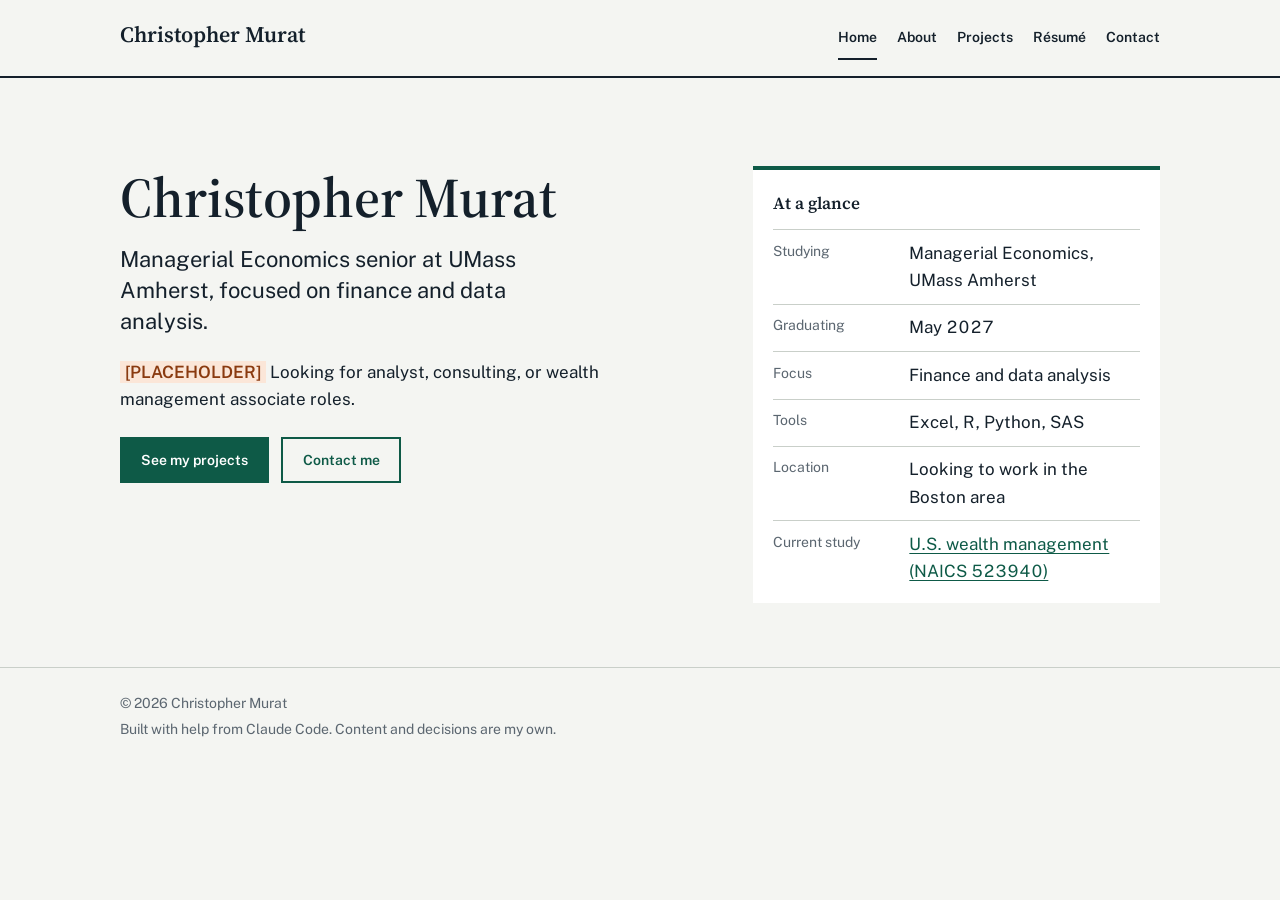
<file: index.html>
<!doctype html>
<html lang="en">
<head>
  <meta charset="utf-8">
  <meta name="viewport" content="width=device-width, initial-scale=1">
  <title>Christopher Murat</title>
  <meta name="description" content="Christopher Murat, Managerial Economics senior at UMass Amherst, focused on finance and data analysis.">
  <meta name="theme-color" content="#0e5a47">
  <meta property="og:title" content="Christopher Murat">
  <meta property="og:description" content="Managerial Economics senior at UMass Amherst, focused on finance and data analysis.">
  <meta property="og:type" content="website">
  <link rel="icon" href="data:image/svg+xml,%3Csvg xmlns='http://www.w3.org/2000/svg' viewBox='0 0 32 32'%3E%3Crect width='32' height='32' fill='%230e5a47'/%3E%3Ctext x='16' y='22' font-family='Georgia,serif' font-size='16' font-weight='700' fill='%23ffffff' text-anchor='middle'%3ECM%3C/text%3E%3C/svg%3E">
  <link rel="preconnect" href="https://fonts.googleapis.com">
  <link rel="preconnect" href="https://fonts.gstatic.com" crossorigin>
  <link href="https://fonts.googleapis.com/css2?family=Public+Sans:wght@400;600&family=Source+Serif+4:opsz,wght@8..60,600&display=swap" rel="stylesheet">
  <link rel="stylesheet" href="./styles.css">
</head>
<body>
  <a class="skip-link" href="#main">Skip to content</a>

  <header class="site-header">
    <div class="inner">
      <a class="wordmark" href="./index.html">Christopher Murat</a>
      <nav class="site-nav" aria-label="Main">
        <ul>
          <li><a href="./index.html" aria-current="page">Home</a></li>
          <li><a href="./about.html">About</a></li>
          <li><a href="./projects.html">Projects</a></li>
          <li><a href="./resume.html">Résumé</a></li>
          <li><a href="./contact.html">Contact</a></li>
        </ul>
      </nav>
    </div>
  </header>

  <main id="main">
    <div class="home">
      <section>
        <h1 class="home-name">Christopher Murat</h1>
        <p class="home-pitch">Managerial Economics senior at UMass Amherst, focused on finance and data analysis.</p>
        <p><span class="flag">[PLACEHOLDER]</span> Looking for analyst, consulting, or wealth management associate roles.</p>
        <div class="actions">
          <a class="button" href="./projects.html">See my projects</a>
          <a class="button secondary" href="./contact.html">Contact me</a>
        </div>
      </section>

      <!-- Statement block: the page's signature element -->
      <aside class="statement" aria-labelledby="statement-title">
        <p class="statement-title" id="statement-title">At a glance</p>
        <dl>
          <div class="row"><dt>Studying</dt><dd>Managerial Economics, UMass Amherst</dd></div>
          <div class="row"><dt>Graduating</dt><dd>May 2027</dd></div>
          <div class="row"><dt>Focus</dt><dd>Finance and data analysis</dd></div>
          <div class="row"><dt>Tools</dt><dd>Excel, R, Python, SAS</dd></div>
          <div class="row"><dt>Location</dt><dd>Looking to work in the Boston area</dd></div>
          <div class="row"><dt>Current study</dt><dd><a href="./projects.html">U.S. wealth management (NAICS 523940)</a></dd></div>
        </dl>
      </aside>
    </div>
  </main>

  <footer class="site-footer">
    <div class="inner">
      <p>© 2026 Christopher Murat</p>
      <p>Built with help from Claude Code. Content and decisions are my own.</p>
    </div>
  </footer>
</body>
</html>
</file>
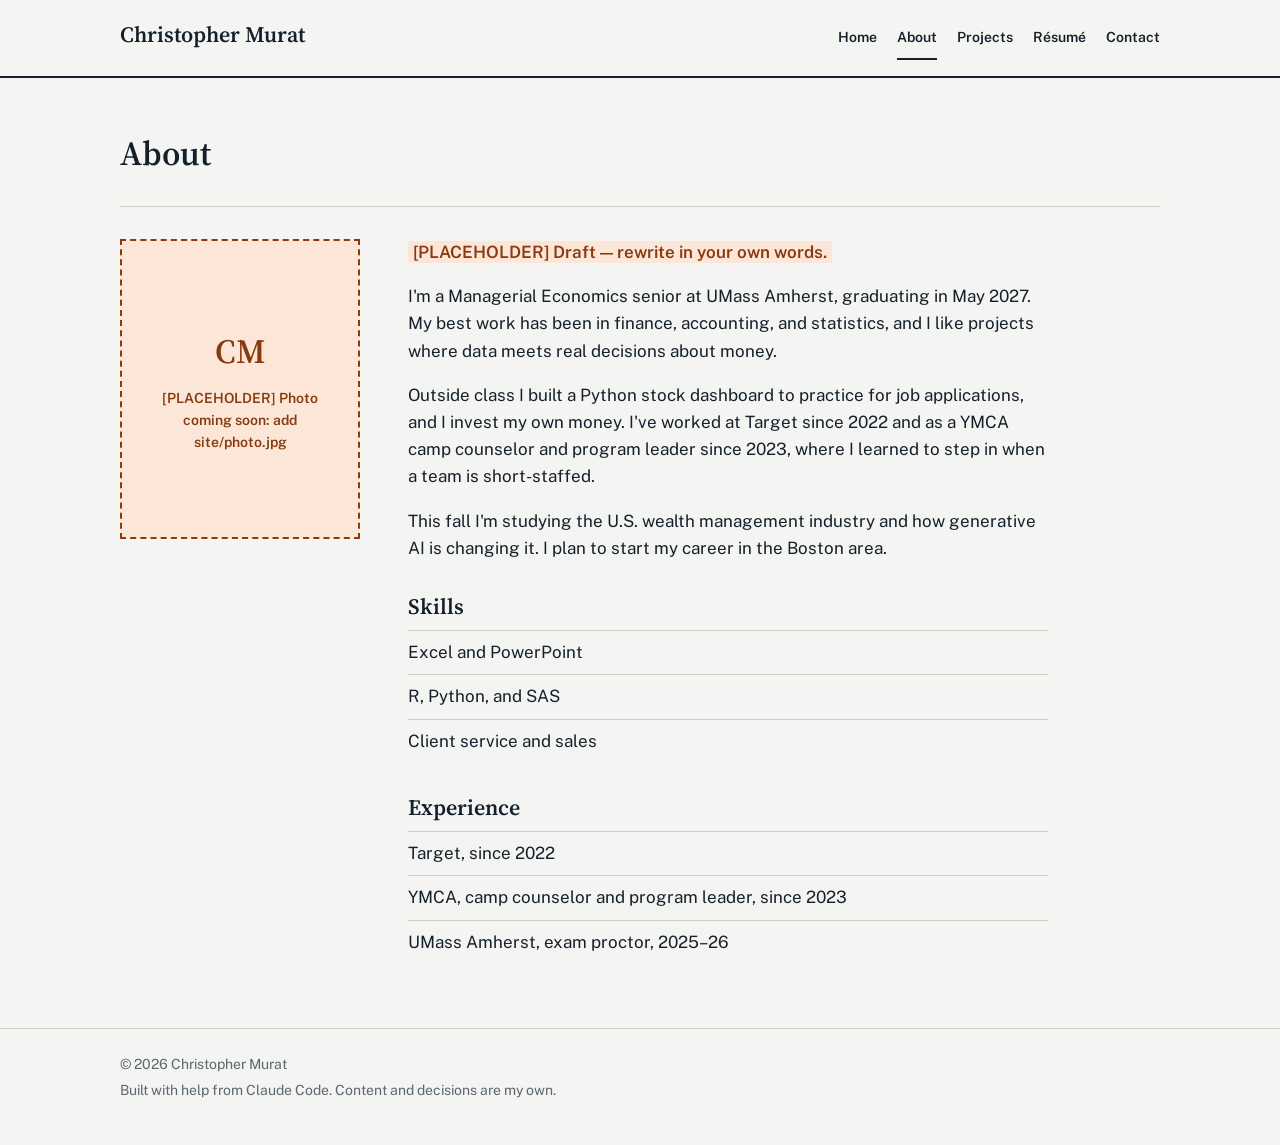
<file: about.html>
<!doctype html>
<html lang="en">
<head>
  <meta charset="utf-8">
  <meta name="viewport" content="width=device-width, initial-scale=1">
  <title>About · Christopher Murat</title>
  <meta name="description" content="About Christopher Murat: education, experience, and interests.">
  <meta name="theme-color" content="#0e5a47">
  <meta property="og:title" content="About · Christopher Murat">
  <meta property="og:type" content="website">
  <link rel="icon" href="data:image/svg+xml,%3Csvg xmlns='http://www.w3.org/2000/svg' viewBox='0 0 32 32'%3E%3Crect width='32' height='32' fill='%230e5a47'/%3E%3Ctext x='16' y='22' font-family='Georgia,serif' font-size='16' font-weight='700' fill='%23ffffff' text-anchor='middle'%3ECM%3C/text%3E%3C/svg%3E">
  <link rel="preconnect" href="https://fonts.googleapis.com">
  <link rel="preconnect" href="https://fonts.gstatic.com" crossorigin>
  <link href="https://fonts.googleapis.com/css2?family=Public+Sans:wght@400;600&family=Source+Serif+4:opsz,wght@8..60,600&display=swap" rel="stylesheet">
  <link rel="stylesheet" href="./styles.css">
</head>
<body>
  <a class="skip-link" href="#main">Skip to content</a>

  <header class="site-header">
    <div class="inner">
      <a class="wordmark" href="./index.html">Christopher Murat</a>
      <nav class="site-nav" aria-label="Main">
        <ul>
          <li><a href="./index.html">Home</a></li>
          <li><a href="./about.html" aria-current="page">About</a></li>
          <li><a href="./projects.html">Projects</a></li>
          <li><a href="./resume.html">Résumé</a></li>
          <li><a href="./contact.html">Contact</a></li>
        </ul>
      </nav>
    </div>
  </header>

  <main id="main">
    <div class="page-head">
      <h1>About</h1>
    </div>

    <div class="about">
      <!-- Swap this frame for <img class="photo" src="./photo.jpg" ...> once site/photo.jpg exists -->
      <div class="photo-slot" role="img" aria-label="Photo placeholder">
        <div><span class="initials">CM</span>[PLACEHOLDER] Photo coming soon: add site/photo.jpg</div>
      </div>

      <div>
        <p><span class="flag">[PLACEHOLDER] Draft — rewrite in your own words.</span></p>
        <p>I'm a Managerial Economics senior at UMass Amherst, graduating in May 2027. My best work has been in finance, accounting, and statistics, and I like projects where data meets real decisions about money.</p>
        <p>Outside class I built a Python stock dashboard to practice for job applications, and I invest my own money. I've worked at Target since 2022 and as a YMCA camp counselor and program leader since 2023, where I learned to step in when a team is short-staffed.</p>
        <p>This fall I'm studying the U.S. wealth management industry and how generative AI is changing it. I plan to start my career in the Boston area.</p>

        <section class="about-section" aria-labelledby="skills-title">
          <h2 id="skills-title">Skills</h2>
          <ul class="plain-list">
            <li>Excel and PowerPoint</li>
            <li>R, Python, and SAS</li>
            <li>Client service and sales</li>
          </ul>
        </section>

        <section class="about-section" aria-labelledby="exp-title">
          <h2 id="exp-title">Experience</h2>
          <ul class="plain-list">
            <li>Target, since 2022</li>
            <li>YMCA, camp counselor and program leader, since 2023</li>
            <li>UMass Amherst, exam proctor, 2025–26</li>
          </ul>
        </section>
      </div>
    </div>
  </main>

  <footer class="site-footer">
    <div class="inner">
      <p>© 2026 Christopher Murat</p>
      <p>Built with help from Claude Code. Content and decisions are my own.</p>
    </div>
  </footer>
</body>
</html>
</file>
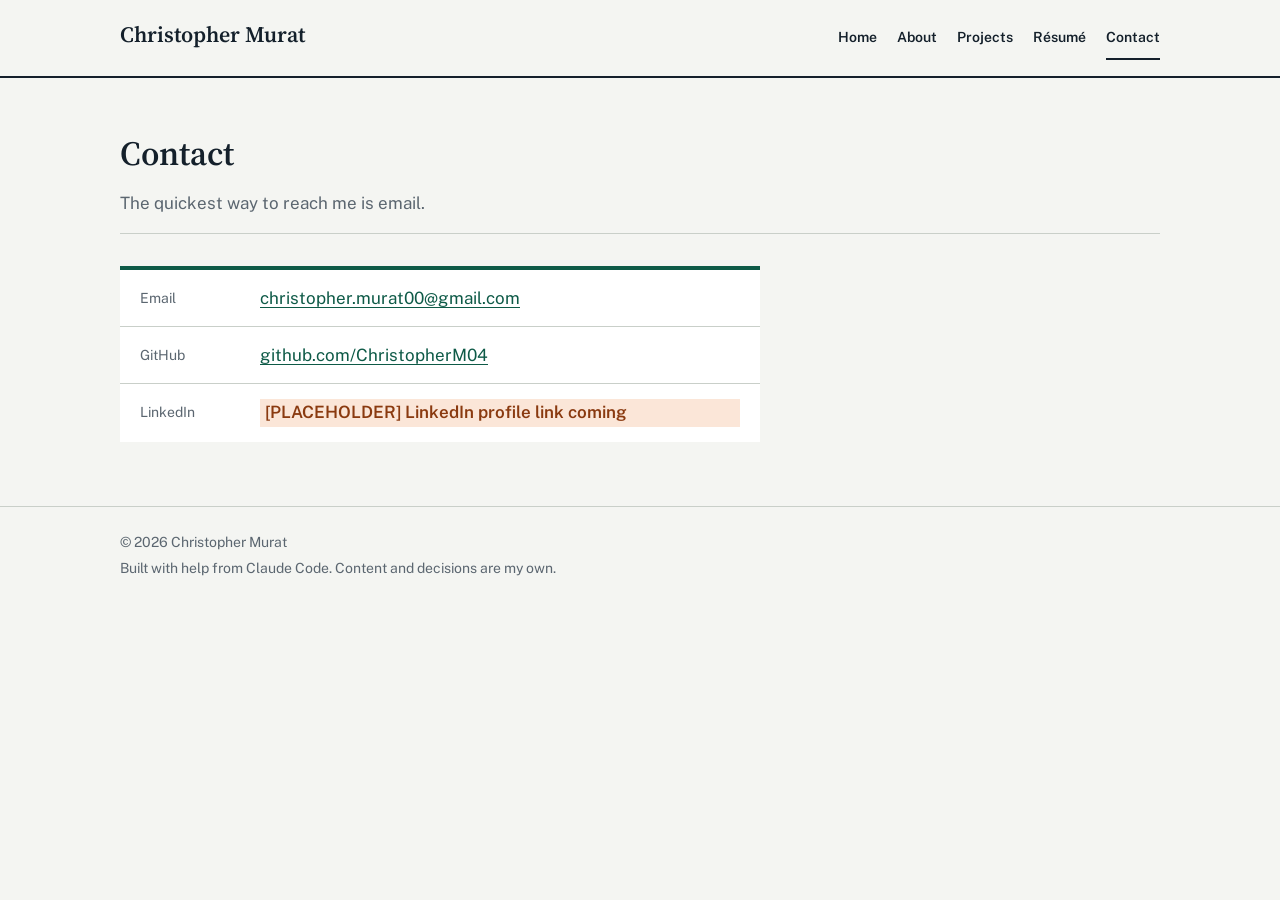
<file: contact.html>
<!doctype html>
<html lang="en">
<head>
  <meta charset="utf-8">
  <meta name="viewport" content="width=device-width, initial-scale=1">
  <title>Contact · Christopher Murat</title>
  <meta name="description" content="Contact Christopher Murat by email, GitHub, or LinkedIn.">
  <meta name="theme-color" content="#0e5a47">
  <meta property="og:title" content="Contact · Christopher Murat">
  <meta property="og:type" content="website">
  <link rel="icon" href="data:image/svg+xml,%3Csvg xmlns='http://www.w3.org/2000/svg' viewBox='0 0 32 32'%3E%3Crect width='32' height='32' fill='%230e5a47'/%3E%3Ctext x='16' y='22' font-family='Georgia,serif' font-size='16' font-weight='700' fill='%23ffffff' text-anchor='middle'%3ECM%3C/text%3E%3C/svg%3E">
  <link rel="preconnect" href="https://fonts.googleapis.com">
  <link rel="preconnect" href="https://fonts.gstatic.com" crossorigin>
  <link href="https://fonts.googleapis.com/css2?family=Public+Sans:wght@400;600&family=Source+Serif+4:opsz,wght@8..60,600&display=swap" rel="stylesheet">
  <link rel="stylesheet" href="./styles.css">
</head>
<body>
  <a class="skip-link" href="#main">Skip to content</a>

  <header class="site-header">
    <div class="inner">
      <a class="wordmark" href="./index.html">Christopher Murat</a>
      <nav class="site-nav" aria-label="Main">
        <ul>
          <li><a href="./index.html">Home</a></li>
          <li><a href="./about.html">About</a></li>
          <li><a href="./projects.html">Projects</a></li>
          <li><a href="./resume.html">Résumé</a></li>
          <li><a href="./contact.html" aria-current="page">Contact</a></li>
        </ul>
      </nav>
    </div>
  </header>

  <main id="main">
    <div class="page-head">
      <h1>Contact</h1>
      <p>The quickest way to reach me is email.</p>
    </div>

    <ul class="contact-list">
      <li><span class="label">Email</span><a href="mailto:christopher.murat00@gmail.com">christopher.murat00@gmail.com</a></li>
      <li><span class="label">GitHub</span><a href="https://github.com/ChristopherM04">github.com/ChristopherM04</a></li>
      <li><span class="label">LinkedIn</span><span class="flag">[PLACEHOLDER] LinkedIn profile link coming</span></li>
    </ul>
  </main>

  <footer class="site-footer">
    <div class="inner">
      <p>© 2026 Christopher Murat</p>
      <p>Built with help from Claude Code. Content and decisions are my own.</p>
    </div>
  </footer>
</body>
</html>
</file>
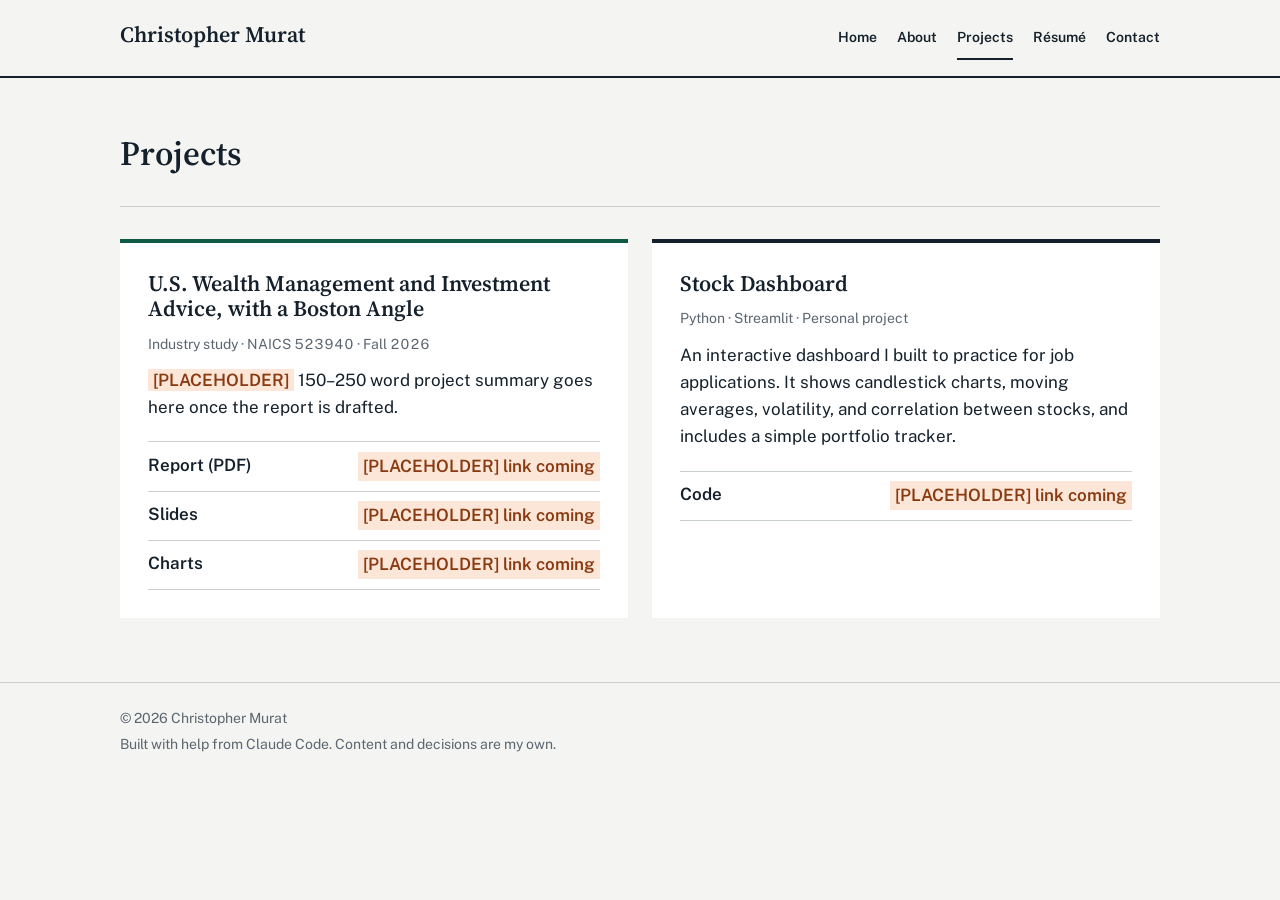
<file: projects.html>
<!doctype html>
<html lang="en">
<head>
  <meta charset="utf-8">
  <meta name="viewport" content="width=device-width, initial-scale=1">
  <title>Projects · Christopher Murat</title>
  <meta name="description" content="Projects by Christopher Murat: a study of U.S. wealth management and a Python stock dashboard.">
  <meta name="theme-color" content="#0e5a47">
  <meta property="og:title" content="Projects · Christopher Murat">
  <meta property="og:type" content="website">
  <link rel="icon" href="data:image/svg+xml,%3Csvg xmlns='http://www.w3.org/2000/svg' viewBox='0 0 32 32'%3E%3Crect width='32' height='32' fill='%230e5a47'/%3E%3Ctext x='16' y='22' font-family='Georgia,serif' font-size='16' font-weight='700' fill='%23ffffff' text-anchor='middle'%3ECM%3C/text%3E%3C/svg%3E">
  <link rel="preconnect" href="https://fonts.googleapis.com">
  <link rel="preconnect" href="https://fonts.gstatic.com" crossorigin>
  <link href="https://fonts.googleapis.com/css2?family=Public+Sans:wght@400;600&family=Source+Serif+4:opsz,wght@8..60,600&display=swap" rel="stylesheet">
  <link rel="stylesheet" href="./styles.css">
</head>
<body>
  <a class="skip-link" href="#main">Skip to content</a>

  <header class="site-header">
    <div class="inner">
      <a class="wordmark" href="./index.html">Christopher Murat</a>
      <nav class="site-nav" aria-label="Main">
        <ul>
          <li><a href="./index.html">Home</a></li>
          <li><a href="./about.html">About</a></li>
          <li><a href="./projects.html" aria-current="page">Projects</a></li>
          <li><a href="./resume.html">Résumé</a></li>
          <li><a href="./contact.html">Contact</a></li>
        </ul>
      </nav>
    </div>
  </header>

  <main id="main">
    <div class="page-head">
      <h1>Projects</h1>
    </div>

    <div class="projects">
      <!-- Industry study: the course project (RESECON 490AI, Fall 2026) -->
      <article class="card featured" aria-labelledby="study-title">
        <h2 id="study-title">U.S. Wealth Management and Investment Advice, with a Boston Angle</h2>
        <p class="card-meta">Industry study · NAICS 523940 · Fall 2026</p>
        <p><span class="flag">[PLACEHOLDER]</span> 150–250 word project summary goes here once the report is drafted.</p>
        <!-- Placeholder links are plain text, not dead links, until the files exist -->
        <ul class="card-links">
          <li><span class="label">Report (PDF)</span><span class="flag">[PLACEHOLDER] link coming</span></li>
          <li><span class="label">Slides</span><span class="flag">[PLACEHOLDER] link coming</span></li>
          <li><span class="label">Charts</span><span class="flag">[PLACEHOLDER] link coming</span></li>
        </ul>
      </article>

      <!-- Personal project, from project/materials/stock_dashboard -->
      <article class="card" aria-labelledby="dash-title">
        <h2 id="dash-title">Stock Dashboard</h2>
        <p class="card-meta">Python · Streamlit · Personal project</p>
        <p>An interactive dashboard I built to practice for job applications. It shows candlestick charts, moving averages, volatility, and correlation between stocks, and includes a simple portfolio tracker.</p>
        <ul class="card-links">
          <li><span class="label">Code</span><span class="flag">[PLACEHOLDER] link coming</span></li>
        </ul>
      </article>
    </div>
  </main>

  <footer class="site-footer">
    <div class="inner">
      <p>© 2026 Christopher Murat</p>
      <p>Built with help from Claude Code. Content and decisions are my own.</p>
    </div>
  </footer>
</body>
</html>
</file>
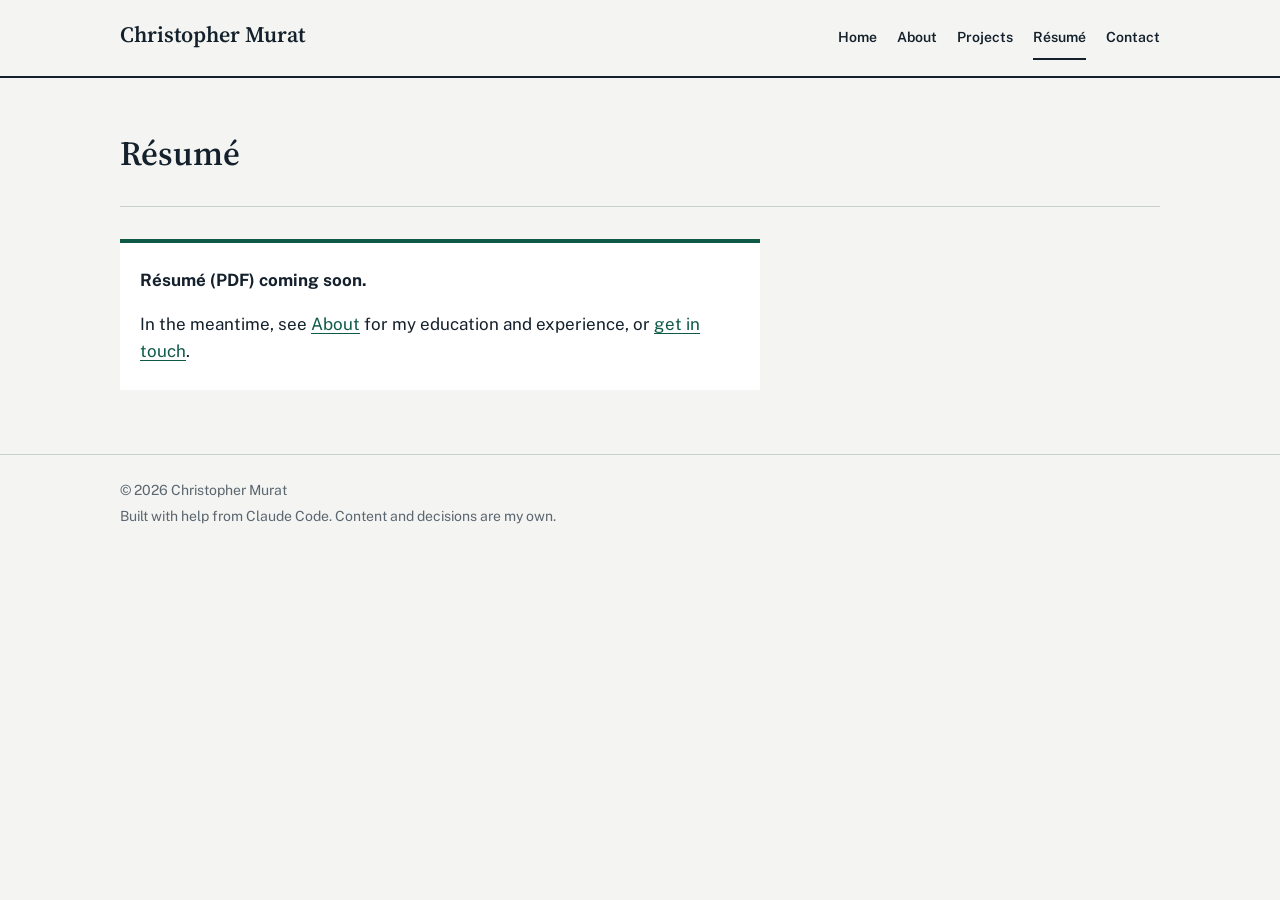
<file: resume.html>
<!doctype html>
<html lang="en">
<head>
  <meta charset="utf-8">
  <meta name="viewport" content="width=device-width, initial-scale=1">
  <title>Résumé · Christopher Murat</title>
  <meta name="description" content="Résumé of Christopher Murat.">
  <meta name="theme-color" content="#0e5a47">
  <meta property="og:title" content="Résumé · Christopher Murat">
  <meta property="og:type" content="website">
  <link rel="icon" href="data:image/svg+xml,%3Csvg xmlns='http://www.w3.org/2000/svg' viewBox='0 0 32 32'%3E%3Crect width='32' height='32' fill='%230e5a47'/%3E%3Ctext x='16' y='22' font-family='Georgia,serif' font-size='16' font-weight='700' fill='%23ffffff' text-anchor='middle'%3ECM%3C/text%3E%3C/svg%3E">
  <link rel="preconnect" href="https://fonts.googleapis.com">
  <link rel="preconnect" href="https://fonts.gstatic.com" crossorigin>
  <link href="https://fonts.googleapis.com/css2?family=Public+Sans:wght@400;600&family=Source+Serif+4:opsz,wght@8..60,600&display=swap" rel="stylesheet">
  <link rel="stylesheet" href="./styles.css">
</head>
<body>
  <a class="skip-link" href="#main">Skip to content</a>

  <header class="site-header">
    <div class="inner">
      <a class="wordmark" href="./index.html">Christopher Murat</a>
      <nav class="site-nav" aria-label="Main">
        <ul>
          <li><a href="./index.html">Home</a></li>
          <li><a href="./about.html">About</a></li>
          <li><a href="./projects.html">Projects</a></li>
          <li><a href="./resume.html" aria-current="page">Résumé</a></li>
          <li><a href="./contact.html">Contact</a></li>
        </ul>
      </nav>
    </div>
  </header>

  <main id="main">
    <div class="page-head">
      <h1>Résumé</h1>
    </div>

    <!-- When site/resume.pdf exists, replace this block with:
         <a class="button" href="./resume.pdf">Download my résumé (PDF)</a> -->
    <div class="notice">
      <p><strong>Résumé (PDF) coming soon.</strong></p>
      <p>In the meantime, see <a href="./about.html">About</a> for my education and experience, or <a href="./contact.html">get in touch</a>.</p>
    </div>
  </main>

  <footer class="site-footer">
    <div class="inner">
      <p>© 2026 Christopher Murat</p>
      <p>Built with help from Claude Code. Content and decisions are my own.</p>
    </div>
  </footer>
</body>
</html>
</file>
<file: styles.css>
/* ==========================================================
   Christopher Murat — site styles
   Idea: each page reads like a page of a client account
   statement (header block, ruled rows, aligned figures),
   which ties the look to the wealth-management study.
   ========================================================== */

/* ---------- Tokens ---------- */
:root {
  --ground: #f4f5f2;      /* page background: cool paper, not cream */
  --ink: #14202b;         /* main text: deep navy-black */
  --accent: #0e5a47;      /* bank green: links, rules, buttons */
  --accent-dark: #0a4436; /* hover state for the accent */
  --surface: #ffffff;     /* cards and the statement block */
  --muted: #5b6670;       /* secondary text (5:1 on --ground) */
  --rule: #c9cfc9;        /* ruled lines between statement rows */
  --flag-bg: #fbe6d8;     /* placeholder highlight background */
  --flag-ink: #8a3a10;    /* placeholder highlight text (7:1 on --flag-bg) */

  --font-display: "Source Serif 4", Georgia, serif;
  --font-body: "Public Sans", "Helvetica Neue", Arial, sans-serif;

  /* Five sizes, clearly far apart */
  --size-s: 0.875rem;  /* 14px: labels, footer */
  --size-m: 1.0625rem; /* 17px: body */
  --size-l: 1.375rem;  /* 22px: card titles */
  --size-xl: 2.125rem; /* 34px: page titles */
  --size-xxl: 3.5rem;  /* 56px: name on Home */

  --measure: 64ch;     /* comfortable line length */
  --page: 1080px;      /* max page width */
}

/* ---------- Base ---------- */
*,
*::before,
*::after { box-sizing: border-box; }

html { -webkit-text-size-adjust: 100%; }

body {
  margin: 0;
  background: var(--ground);
  color: var(--ink);
  font-family: var(--font-body);
  font-size: var(--size-m);
  line-height: 1.6;
  caret-color: var(--accent);
}

::selection { background: var(--accent); color: var(--surface); }

h1, h2, h3 {
  font-family: var(--font-display);
  font-weight: 600;
  line-height: 1.15;
  margin: 0 0 0.5em;
}

h1 { font-size: var(--size-xl); }
h2 { font-size: var(--size-l); }
h3 { font-size: var(--size-l); }

p { margin: 0 0 1em; max-width: var(--measure); }

a {
  color: var(--accent);
  text-decoration-thickness: 1px;
  text-underline-offset: 0.2em;
}
a:hover { color: var(--accent-dark); text-decoration-thickness: 2px; }

/* Visible keyboard focus everywhere */
:focus-visible {
  outline: 3px solid var(--accent);
  outline-offset: 3px;
}

/* Skip link for keyboard users, shown only on focus */
.skip-link {
  position: absolute;
  left: -9999px;
  top: 0;
  background: var(--ink);
  color: var(--surface);
  padding: 0.5rem 1rem;
  z-index: 10;
}
.skip-link:focus { left: 1rem; top: 1rem; }

/* ---------- Placeholder flag ----------
   Every [PLACEHOLDER] sits in this highlight so it is easy
   to spot on screen as well as with Find in the code. */
.flag {
  background: var(--flag-bg);
  color: var(--flag-ink);
  padding: 0.05em 0.3em;
  font-weight: 600;
}

/* ---------- Header and menu ---------- */
.site-header {
  border-bottom: 2px solid var(--ink);
  background: var(--ground);
}

.site-header .inner {
  max-width: var(--page);
  margin: 0 auto;
  padding: 1rem 1.25rem;
  display: flex;
  flex-wrap: wrap;
  align-items: baseline;
  justify-content: space-between;
  gap: 0.5rem 2rem;
}

.wordmark {
  font-family: var(--font-display);
  font-size: var(--size-l);
  font-weight: 600;
  color: var(--ink);
  text-decoration: none;
}
.wordmark:hover { color: var(--accent); text-decoration: none; }

/* The menu wraps on phones instead of hiding behind a toggle,
   so it needs no JavaScript and every page is one tap away. */
.site-nav ul {
  list-style: none;
  margin: 0;
  padding: 0;
  display: flex;
  flex-wrap: wrap;
  gap: 0 1.25rem;
}

.site-nav a {
  display: inline-block;
  padding: 0.6rem 0;          /* keeps the tap target tall enough */
  min-height: 44px;
  font-size: var(--size-s);
  font-weight: 600;
  color: var(--ink);
  text-decoration: none;
  border-bottom: 2px solid transparent;
}
.site-nav a:hover { border-bottom-color: var(--accent); color: var(--accent); }
.site-nav a[aria-current="page"] { border-bottom-color: var(--ink); }

/* ---------- Page body ---------- */
main {
  max-width: var(--page);
  margin: 0 auto;
  padding: 2.5rem 1.25rem 4rem;
}

/* Page title block, like the heading of a statement page */
.page-head {
  border-bottom: 1px solid var(--rule);
  padding-bottom: 1rem;
  margin-bottom: 2rem;
}
.page-head p { color: var(--muted); margin: 0; }

/* ---------- Home ---------- */
.home {
  display: grid;
  gap: 2.5rem;
  padding-top: 1rem;
}

.home-name {
  font-size: 2.5rem;           /* steps up to --size-xxl on wider screens */
  margin-bottom: 0.25em;
}

.home-pitch {
  font-size: var(--size-l);
  line-height: 1.4;
  max-width: 32ch;
}

.actions {
  display: flex;
  flex-wrap: wrap;
  gap: 0.75rem;
  margin-top: 1.5rem;
}

.button {
  display: inline-flex;
  align-items: center;
  min-height: 44px;
  padding: 0.6rem 1.2rem;
  font-weight: 600;
  font-size: var(--size-s);
  text-decoration: none;
  border: 2px solid var(--accent);
  background: var(--accent);
  color: var(--surface);
  transition: background-color 0.15s ease, color 0.15s ease;
}
.button:hover { background: var(--accent-dark); border-color: var(--accent-dark); color: var(--surface); text-decoration: none; }

.button.secondary { background: transparent; color: var(--accent); }
.button.secondary:hover { background: var(--accent); color: var(--surface); }

/* ---------- Statement block (ruled rows) ---------- */
.statement {
  background: var(--surface);
  border-top: 4px solid var(--accent);
  padding: 1.25rem 1.25rem 0.5rem;
  align-self: start;
}

.statement-title {
  font-family: var(--font-display);
  font-size: var(--size-m);
  font-weight: 600;
  margin: 0 0 0.75rem;
}

.statement dl { margin: 0; }

.statement .row {
  display: grid;
  grid-template-columns: 7.5rem 1fr;
  gap: 1rem;
  padding: 0.6rem 0;
  border-top: 1px solid var(--rule);
}

.statement dt {
  font-size: var(--size-s);
  color: var(--muted);
}

.statement dd {
  margin: 0;
  font-variant-numeric: tabular-nums;
}

/* ---------- About ---------- */
.about {
  display: grid;
  gap: 2rem;
}

/* Marked placeholder frame for the photo */
.photo-slot {
  width: 100%;
  max-width: 240px;
  aspect-ratio: 4 / 5;
  border: 2px dashed var(--flag-ink);
  background: var(--flag-bg);
  color: var(--flag-ink);
  display: grid;
  place-items: center;
  text-align: center;
  padding: 1rem;
  font-size: var(--size-s);
  font-weight: 600;
}
.photo-slot .initials {
  display: block;
  font-family: var(--font-display);
  font-size: var(--size-xl);
  margin-bottom: 0.5rem;
}

.photo {
  width: 100%;
  max-width: 240px;
  height: auto;
  display: block;
}

.about-section { margin-top: 2rem; }

.plain-list {
  list-style: none;
  padding: 0;
  margin: 0;
  max-width: var(--measure);
}
.plain-list li {
  padding: 0.5rem 0;
  border-top: 1px solid var(--rule);
}

/* ---------- Projects ---------- */
.projects {
  display: grid;
  gap: 1.5rem;
}

.card {
  background: var(--surface);
  border-top: 4px solid var(--ink);
  padding: 1.5rem 1.25rem;
}
.card.featured { border-top-color: var(--accent); }

.card-meta {
  font-size: var(--size-s);
  color: var(--muted);
  margin-bottom: 0.75rem;
  font-variant-numeric: tabular-nums;
}

.card-links {
  list-style: none;
  padding: 0;
  margin: 1.25rem 0 0;
  border-top: 1px solid var(--rule);
}
.card-links li {
  display: flex;
  flex-wrap: wrap;
  justify-content: space-between;
  gap: 0.25rem 1rem;
  padding: 0.6rem 0;
  border-bottom: 1px solid var(--rule);
}
.card-links .label { font-weight: 600; }

/* ---------- Résumé and Contact ---------- */
.notice {
  background: var(--surface);
  border-top: 4px solid var(--accent);
  padding: 1.5rem 1.25rem;
  max-width: 40rem;
}
.notice p:last-child { margin-bottom: 0; }

.contact-list {
  list-style: none;
  padding: 0;
  margin: 0;
  max-width: 40rem;
  background: var(--surface);
  border-top: 4px solid var(--accent);
}
.contact-list li {
  display: grid;
  grid-template-columns: 6.5rem 1fr;
  gap: 1rem;
  padding: 0.9rem 1.25rem;
  border-bottom: 1px solid var(--rule);
  overflow-wrap: anywhere;      /* long URLs never push the page sideways */
}
.contact-list li:last-child { border-bottom: 0; }
.contact-list .label {
  font-size: var(--size-s);
  color: var(--muted);
  padding-top: 0.15rem;
}

/* ---------- Footer ---------- */
.site-footer {
  border-top: 1px solid var(--rule);
}
.site-footer .inner {
  max-width: var(--page);
  margin: 0 auto;
  padding: 1.5rem 1.25rem 2.5rem;
  font-size: var(--size-s);
  color: var(--muted);
}
.site-footer p { margin: 0 0 0.25rem; max-width: none; }

/* ---------- Wider screens ---------- */
@media (min-width: 768px) {
  main { padding-top: 3.5rem; }
  .home { grid-template-columns: 1.4fr 1fr; gap: 4rem; padding-top: 2rem; }
  .home-name { font-size: var(--size-xxl); }
  .about { grid-template-columns: 240px 1fr; gap: 3rem; }
  .projects { grid-template-columns: 1fr 1fr; }
  .card { padding: 1.75rem; }
}

/* No animations beyond color changes, but honor the setting anyway */
@media (prefers-reduced-motion: reduce) {
  * { transition: none !important; }
}
</file>
